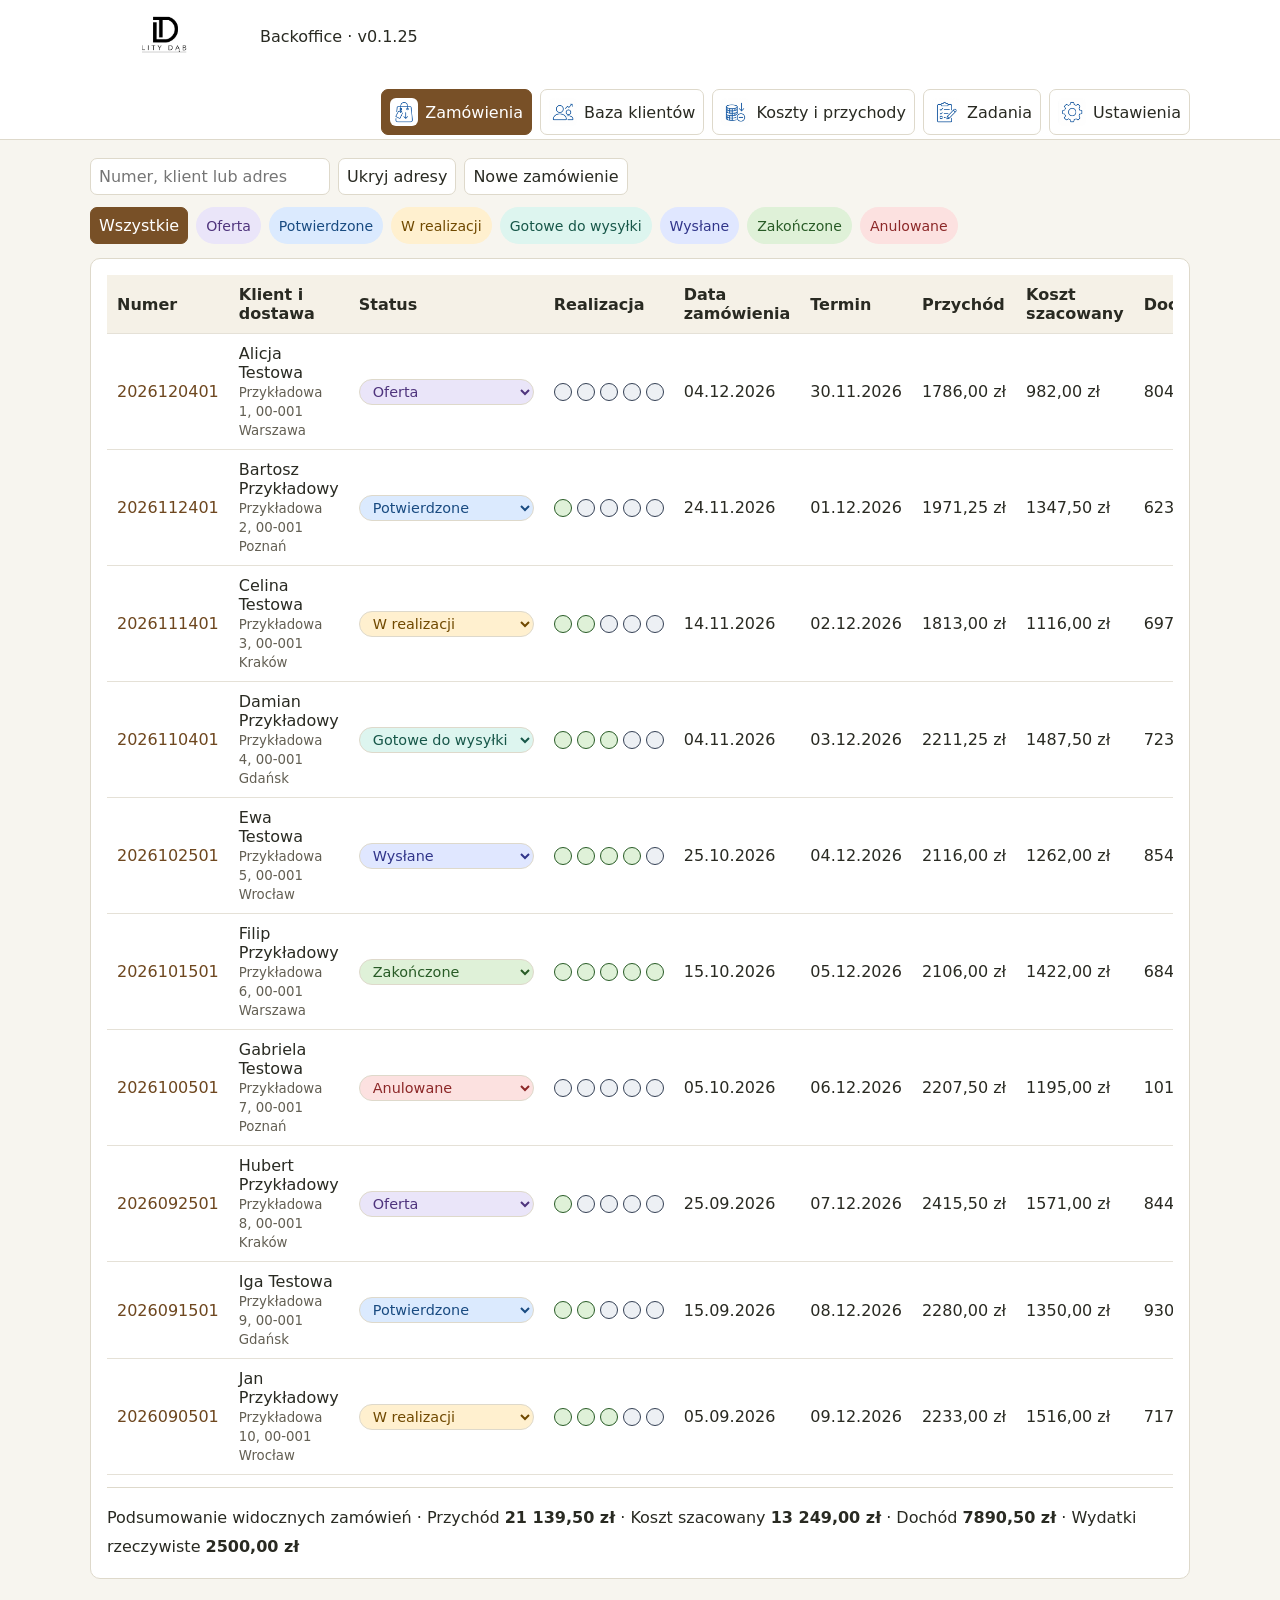
<file: index.html>
<!doctype html><html lang="pl"><meta charset="utf-8"><meta name="viewport" content="width=device-width,initial-scale=1"><meta name="theme-color" content="#f7f5ef"><link rel="icon" href="favicon.ico"><link rel="apple-touch-icon" sizes="180x180" href="app-icon-180.png"><meta name="apple-mobile-web-app-title" content="Lity Dąb"><link rel="manifest" href="manifest.json"><link rel="stylesheet" href="style.css"><title>Lity Dąb Backoffice</title>
<header><a href="https://litydab.pl" target="_blank" rel="noopener"><img id="appLogo" class="logo" src="logo.png" alt="Lity Dąb" width="150" height="65"></a><span>Backoffice · v0.1.25</span><div class="header-right"><nav id="nav" aria-label="Menu główne"></nav></div></header><main id="main"></main><script src="pwa.js" defer></script><script src="files.js" defer></script><script src="polkurier.js" defer></script><script src="business.js" defer></script><script src="install.js" defer></script><script src="improvements.js" defer></script><script src="app.js" defer></script><script src="sharing-config.js" defer></script><script src="sharing.js" defer></script></html>
</file>
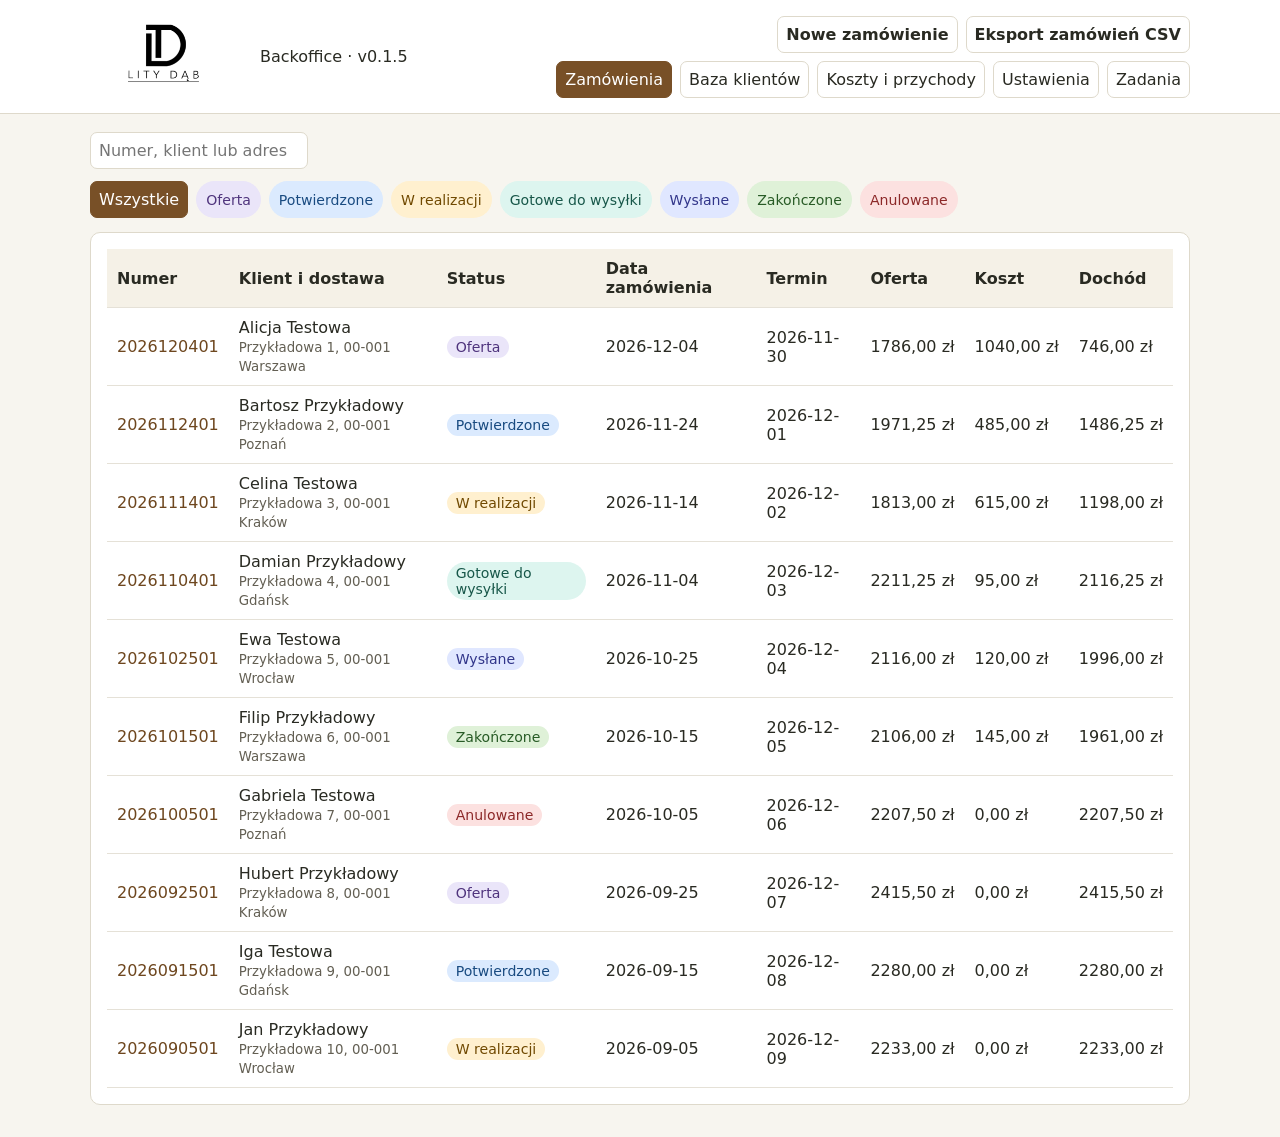
<file: LityDab-v0.1.5/index.html>
<!doctype html><html lang="pl"><meta charset="utf-8"><meta name="viewport" content="width=device-width,initial-scale=1"><meta name="theme-color" content="#f7f5ef"><link rel="manifest" href="manifest.json"><link rel="stylesheet" href="style.css"><title>Lity Dąb Backoffice</title>
<header><a href="https://litydab.pl" target="_blank" rel="noopener"><img class="logo" src="logo.png" alt="Lity Dąb" width="150" height="105"></a><span>Backoffice · v0.1.5</span><div class="header-right"><div id="primary"></div><nav id="nav" aria-label="Menu główne"></nav></div></header><main id="main"></main><script src="app.js" defer></script></html>
</file>
<file: style.css>
*{box-sizing:border-box}body{margin:0;background:#171914;color:#efeee6;font:16px system-ui,sans-serif}header,nav,main{padding:18px max(20px,calc((100% - 1100px)/2))}header{display:flex;align-items:center;gap:20px;flex-wrap:wrap;background:#22251e}header label{margin-left:auto}a{color:#e5bf83;text-decoration:none}.mark{display:inline-grid;place-items:center;border:1px solid #e5bf83;border-radius:50%;width:34px;height:34px;margin-right:5px}nav{display:flex;gap:8px;flex-wrap:wrap;border-bottom:1px solid #3d4236}button,input,select,textarea{font:inherit;color:inherit;background:#292d25;border:1px solid #505747;border-radius:7px;padding:8px}button{cursor:pointer}button:hover,button.active{background:#e5bf83;color:#171914}h1,h2{font-weight:600}small,.muted{color:#c0c3b4}.grid{display:grid;grid-template-columns:repeat(auto-fit,minmax(215px,1fr));gap:14px}form label:not(.check){display:grid;gap:5px}textarea{min-height:90px;width:100%}section,fieldset{background:#21241e;border:1px solid #3e4538;border-radius:10px;margin:14px 0;padding:16px;min-width:0}.table{overflow:auto}table{width:100%;border-collapse:collapse}td,th{text-align:left;padding:10px;border-bottom:1px solid #414638}output{display:block;margin:12px 0;color:#e5bf83}progress{width:100%;accent-color:#e5bf83}details{margin:12px 0}p{line-height:1.5}@media print{body{background:white;color:black}header,nav,main> :not(#print),#print button{display:none!important}#print{color:black;background:white;border:0}}
.contract{max-width:840px;margin-inline:auto}.contract h2{font-size:1.1em}.contract p,.contract li{overflow-wrap:anywhere}.notes{white-space:pre-wrap}.signatures{display:flex;justify-content:space-around;margin-top:36px;text-align:center}.annex{margin-top:45px}
@page{size:A4;margin:17mm}
@media print{main{padding:0}#print{padding:0;margin:0}#print h1{font-size:17pt}#print h2{font-size:11pt;margin:9px 0 3px;break-after:avoid}#print p,#print li{font:11pt/1.28 Georgia,serif;margin:4px 0}.signatures{break-inside:avoid;font-size:11pt}.annex{break-before:page;margin-top:0}}
:root{color-scheme:light}body{background:#f7f5ef;color:#292a22}header{background:#fff;border-bottom:1px solid #e2ded1}header a,a{color:#6e471f}.mark{border-color:#b58a57}nav{border-color:#e2ded1}button,input,select,textarea{background:#fff;border-color:#bcb6a6}button:hover,button.active{background:#785027;color:#fff;border-color:#785027}small,.muted{color:#635f53}section,fieldset{background:#fff;border-color:#ded9cb}td,th{border-color:#e5e1d7}output{color:#6e471f}progress{accent-color:#916534}th{background:#f5f1e7}.logo{width:135px;height:64px;object-fit:contain;display:block}header a{display:inline-flex;align-items:center}#restoreJson,#restoreCsv{max-width:100%;margin-top:5px}
header .logo{width:150px;height:65px;object-fit:contain}header{padding-block:4px}
.form-section{background:#fff;border:1px solid #ded9cb;border-radius:10px;padding:12px 15px}.form-section>summary{cursor:pointer;font-weight:600}.form-section[open]>summary{margin-bottom:12px}.status{display:inline-block;border-radius:999px;padding:3px 9px;font-size:.88rem;background:#eee;color:#333}.status-0{background:#eae5f9;color:#4f347d}.status-1{background:#dbeafe;color:#194b81}.status-2{background:#fff0cf;color:#704900}.status-3{background:#ddf5ef;color:#175749}.status-4{background:#e0e7ff;color:#31358a}.status-5{background:#dff1d8;color:#285b26}.status-6{background:#fce1e0;color:#8c2828}
.header-right{margin-inline-start:auto;display:flex;flex-wrap:wrap;justify-content:flex-end;align-items:center;gap:8px 14px}
header nav,#primary,#statusButtons{display:flex;flex-wrap:wrap;gap:8px}
header nav{padding:0;border:0}#primary button{font-weight:600}#statusButtons{margin-top:12px}
#statusButtons [aria-pressed=true]{background:var(--accent,#785027);color:#fff;border-color:var(--accent,#785027)}
[data-theme="Dębowy"]{--page:#f5ead9;--surface:#fff8ee;--ink:#412a1e;--muted:#695040;--border:#c8ac8d;--accent:#895129;--stripe:#efdeca}
[data-theme="Leśny"]{--page:#e8efe8;--surface:#f9fcf7;--ink:#233b2c;--muted:#486450;--border:#a7bfaa;--accent:#326442;--stripe:#e0ebe0}
[data-theme="Ciemny"]{color-scheme:dark;--page:#1c211f;--surface:#272e2a;--ink:#f0f4ec;--muted:#c1cfc2;--border:#56665a;--accent:#38664b;--stripe:#303a33;--link:#bde0c4}
[data-theme]{color:var(--ink,#292a22)}
@media screen{
  body{background:var(--page,#f7f5ef);color:inherit}
  header,section,fieldset,.form-section,button,input,select,textarea{background:var(--surface,#fff);border-color:var(--border,#ded9cb)}
  td,th{border-color:var(--border,#e5e1d7)}th{background:var(--stripe,#f5f1e7)}
  a,header a,output{color:var(--link,var(--accent,#6e471f))}
  small,.muted{color:var(--muted,#635f53)}
  button:hover,button.active{background:var(--accent,#785027);border-color:var(--accent,#785027);color:#fff}
}
@media(max-width:720px){.header-right{width:100%;justify-content:flex-start;margin-inline-start:0}header{gap:8px}header .logo{width:115px;height:65px}}
.header-right{flex-direction:column;align-items:flex-end}
.header-right #primary,.header-right nav{justify-content:flex-end}
#statusButtons .status{background:revert;border-color:transparent}
#statusButtons .status-0{background:#eae5f9;color:#4f347d}
#statusButtons .status-1{background:#dbeafe;color:#194b81}
#statusButtons .status-2{background:#fff0cf;color:#704900}
#statusButtons .status-3{background:#ddf5ef;color:#175749}
#statusButtons .status-4{background:#e0e7ff;color:#31358a}
#statusButtons .status-5{background:#dff1d8;color:#285b26}
#statusButtons .status-6{background:#fce1e0;color:#8c2828}
#statusButtons .status[aria-pressed=true]{border-color:currentColor;box-shadow:inset 0 0 0 1px currentColor}
@media(max-width:720px){.header-right{align-items:flex-start}.header-right #primary,.header-right nav{justify-content:flex-start}}
[data-theme="Niebiesko-biały"]{--page:#eff6ff;--surface:#fff;--ink:#142b48;--muted:#415c79;--border:#adc7e6;--accent:#205a9d;--stripe:#e5effb}
.contract .clause{text-align:center}
@media screen{
  body{font-size:calc(16px * var(--font,1));zoom:var(--scale,1)}
  select[data-step-status="0"]{background:#edf0f4;color:#344054}
  select[data-step-status="1"]{background:#fff0cf;color:#704900}
  select[data-step-status="2"]{background:#dff1d8;color:#285b26}
  select[data-step-status="3"]{background:#eae5f9;color:#4f347d}
}
.order-notes{min-height:0;resize:none;overflow:hidden}
.contract-fields .grid{grid-template-columns:repeat(auto-fit,minmax(min(100%,175px),1fr))}
.contract-fields label,.contract-fields input,.contract-fields select{min-width:0;max-width:100%}
.contract-fields select{text-overflow:ellipsis;white-space:nowrap}
@media print{#pdfStatus{display:none}}
.order-toolbar{display:flex;align-items:center;gap:8px;flex-wrap:wrap}
#contractTemplate textarea{min-height:24rem;line-height:1.5;resize:vertical}
.contract p{white-space:pre-wrap}

.contract h1{text-align:center}
@media screen{.contract [contenteditable]{outline:1px dashed var(--border,#bcb6a6);outline-offset:3px;white-space:pre-wrap}.contract [contenteditable]:focus{outline:2px solid var(--accent,#785027)}}
.order-actions{display:flex;gap:8px;flex-wrap:wrap;margin:12px 0}
.address-row{display:grid;grid-template-columns:100px minmax(100px,1fr) minmax(120px,1.5fr) 85px 85px;gap:10px}
.address-row input,.grid input,.grid select,.grid textarea{min-width:0;width:100%}
.grid>label,.address-row>label{display:flex;flex-direction:column;gap:5px;min-width:0;align-items:stretch}
@media screen{
fieldset fieldset,fieldset details,.form-section .form-section,section fieldset,section details,fieldset>fieldset,.billing{background:var(--stripe,#f5f1e7)}
.form-section>fieldset{background:var(--stripe,#f5f1e7)}
}
@media(max-width:700px){.address-row{grid-template-columns:repeat(2,minmax(0,1fr))}}
.order-totals{padding:16px 0 0;line-height:1.8;border-top:1px solid var(--border,#ded9cb);margin-top:12px}
#expenseEditor input[type=number]{max-width:180px}
pre{white-space:pre-wrap;overflow-wrap:anywhere;font:0.85em/1.4 monospace;max-width:60rem}
.status select,select.status{max-width:175px;font-size:0.9em}

.title-row{display:flex;align-items:center;justify-content:space-between;gap:18px;margin:12px 0}
.title-row h1{margin:0}.right-actions{display:flex;justify-content:flex-end;margin-bottom:12px}
.order-toolbar{display:flex;align-items:center;justify-content:space-between;gap:18px}.order-toolbar input{max-width:420px;flex:1}.order-toolbar button{margin-left:auto}
.realization-dots{display:flex;gap:5px;white-space:nowrap}.realization-dot{display:inline-block;width:18px;height:18px;border:1px solid currentColor;border-radius:50%}
[data-step-status="0"]{background:#edf0f4;color:#344054}[data-step-status="1"]{background:#fff0cf;color:#704900}[data-step-status="2"]{background:#dff1d8;color:#285b26}[data-step-status="3"]{background:#eae5f9;color:#4f347d}
.task-form{display:grid;grid-template-columns:minmax(150px,1fr) 165px auto;align-items:end;gap:14px}.task-form label{min-width:0}.task-form input{width:100%;min-width:0}
tr.task-done td:not(:first-child):not(:last-child){text-decoration:line-through;opacity:.6}
tr.unassigned-cost td{background:#fff0cf;color:#4e370b}
.settings-section{background:var(--surface,#fff);border:1px solid var(--border,#ded9cb);border-radius:10px;margin:14px 0;padding:16px}
.settings-section>summary{font-size:1.2em;font-weight:600;cursor:pointer;padding:3px 0}.settings-section[open]>summary{margin-bottom:18px}
.form-section{border:1px solid var(--border,#ded9cb);border-radius:10px;padding:12px;background:var(--stripe,#f5f1e7)}
.form-section .form-section{background:var(--surface,#fff)}
#sharingModule label,#shareConfig label{display:flex;flex-direction:column;gap:7px;min-width:0;margin-bottom:10px}
#sharingModule input,#sharingModule select,#shareConfig input{width:100%;min-width:0}
#expenseEditor td label{margin:0}#expenseEditor td input[type=number]{max-width:160px}
.folder-path{overflow-wrap:anywhere;font-family:monospace}.nav-icon{display:none}
@media(max-width:700px){
 #nav{gap:6px;padding:0;flex-wrap:nowrap}#nav button{width:42px;height:42px;padding:7px;display:grid;place-items:center}
 .nav-label{display:none}.nav-icon{display:inline;font-size:23px}
 .task-form{grid-template-columns:minmax(100px,1fr) 140px}.task-form button{grid-column:1/-1;justify-self:end}
 .title-row{flex-wrap:wrap}.title-row button{margin-left:auto}
}
@media(max-width:700px){.task-form{grid-template-columns:minmax(80px,1fr) 120px auto;gap:6px}.task-form button{grid-column:auto;font-size:12px;max-width:85px}.task-form input{padding:6px}}

/* Original supplied artwork, displayed as five small sprite tiles. */
header nav .nav-icon.menu-icon{display:inline-block!important;flex:0 0 28px;width:28px;height:28px;border-radius:6px;background-image:url('menu-icons.jpg');background-repeat:no-repeat;background-size:183.1px 99.9px;background-position-y:-33.7px;vertical-align:middle;font-size:0}
header nav button{display:inline-flex;align-items:center;justify-content:center;gap:7px}
header nav .menu-icon-0{background-position-x:-9.6px}header nav .menu-icon-1{background-position-x:-43.6px}header nav .menu-icon-2{background-position-x:-77.4px}header nav .menu-icon-4{background-position-x:-111.3px}header nav .menu-icon-3{background-position-x:-145.2px}
#pwaUpdate{position:fixed;bottom:16px;left:16px;right:16px;z-index:10000;padding:14px;background:var(--surface,#fff);color:var(--ink,#222);border:2px solid var(--accent,#24609a);border-radius:10px;box-shadow:0 4px 20px #0003}#pwaUpdate button{margin-left:10px}#appIconPreview{vertical-align:middle;object-fit:contain}
@media print{#pwaUpdate{display:none}}

/* Compact order actions, kept in one row. */
.order-toolbar{display:grid;grid-template-columns:minmax(0,240px) max-content max-content;align-items:center;justify-content:start;gap:8px}
.order-toolbar input{width:100%;min-width:0;max-width:240px}
.order-toolbar button{margin:0;white-space:nowrap}
@media(max-width:600px){.order-toolbar{grid-template-columns:minmax(0,1fr) max-content max-content;gap:6px}.order-toolbar input,.order-toolbar button{font-size:11px;padding:7px 6px;height:34px}}
</file>
<file: LityDab-v0.1.5/style.css>
*{box-sizing:border-box}body{margin:0;background:#171914;color:#efeee6;font:16px system-ui,sans-serif}header,nav,main{padding:18px max(20px,calc((100% - 1100px)/2))}header{display:flex;align-items:center;gap:20px;flex-wrap:wrap;background:#22251e}header label{margin-left:auto}a{color:#e5bf83;text-decoration:none}.mark{display:inline-grid;place-items:center;border:1px solid #e5bf83;border-radius:50%;width:34px;height:34px;margin-right:5px}nav{display:flex;gap:8px;flex-wrap:wrap;border-bottom:1px solid #3d4236}button,input,select,textarea{font:inherit;color:inherit;background:#292d25;border:1px solid #505747;border-radius:7px;padding:8px}button{cursor:pointer}button:hover,button.active{background:#e5bf83;color:#171914}h1,h2{font-weight:600}small,.muted{color:#c0c3b4}.grid{display:grid;grid-template-columns:repeat(auto-fit,minmax(215px,1fr));gap:14px}form label:not(.check){display:grid;gap:5px}textarea{min-height:90px;width:100%}section,fieldset{background:#21241e;border:1px solid #3e4538;border-radius:10px;margin:14px 0;padding:16px;min-width:0}.table{overflow:auto}table{width:100%;border-collapse:collapse}td,th{text-align:left;padding:10px;border-bottom:1px solid #414638}output{display:block;margin:12px 0;color:#e5bf83}progress{width:100%;accent-color:#e5bf83}details{margin:12px 0}p{line-height:1.5}@media print{body{background:white;color:black}header,nav,main> :not(#print),#print button{display:none!important}#print{color:black;background:white;border:0}}
.contract{max-width:840px;margin-inline:auto}.contract h2{font-size:1.1em}.contract p,.contract li{overflow-wrap:anywhere}.notes{white-space:pre-wrap}.signatures{display:flex;justify-content:space-around;margin-top:36px;text-align:center}.annex{margin-top:45px}
@page{size:A4;margin:17mm}
@media print{main{padding:0}#print{padding:0;margin:0}#print h1{font-size:17pt}#print h2{font-size:11pt;margin:9px 0 3px;break-after:avoid}#print p,#print li{font:11pt/1.28 Georgia,serif;margin:4px 0}.signatures{break-inside:avoid;font-size:11pt}.annex{break-before:page;margin-top:0}}
:root{color-scheme:light}body{background:#f7f5ef;color:#292a22}header{background:#fff;border-bottom:1px solid #e2ded1}header a,a{color:#6e471f}.mark{border-color:#b58a57}nav{border-color:#e2ded1}button,input,select,textarea{background:#fff;border-color:#bcb6a6}button:hover,button.active{background:#785027;color:#fff;border-color:#785027}small,.muted{color:#635f53}section,fieldset{background:#fff;border-color:#ded9cb}td,th{border-color:#e5e1d7}output{color:#6e471f}progress{accent-color:#916534}th{background:#f5f1e7}.logo{width:135px;height:64px;object-fit:contain;display:block}header a{display:inline-flex;align-items:center}#restoreJson,#restoreCsv{max-width:100%;margin-top:5px}
header .logo{width:150px;height:105px;object-fit:contain}header{padding-block:4px}
.form-section{background:#fff;border:1px solid #ded9cb;border-radius:10px;padding:12px 15px}.form-section>summary{cursor:pointer;font-weight:600}.form-section[open]>summary{margin-bottom:12px}.status{display:inline-block;border-radius:999px;padding:3px 9px;font-size:.88rem;background:#eee;color:#333}.status-0{background:#eae5f9;color:#4f347d}.status-1{background:#dbeafe;color:#194b81}.status-2{background:#fff0cf;color:#704900}.status-3{background:#ddf5ef;color:#175749}.status-4{background:#e0e7ff;color:#31358a}.status-5{background:#dff1d8;color:#285b26}.status-6{background:#fce1e0;color:#8c2828}
.header-right{margin-inline-start:auto;display:flex;flex-wrap:wrap;justify-content:flex-end;align-items:center;gap:8px 14px}
header nav,#primary,#statusButtons{display:flex;flex-wrap:wrap;gap:8px}
header nav{padding:0;border:0}#primary button{font-weight:600}#statusButtons{margin-top:12px}
#statusButtons [aria-pressed=true]{background:var(--accent,#785027);color:#fff;border-color:var(--accent,#785027)}
[data-theme="Dębowy"]{--page:#f5ead9;--surface:#fff8ee;--ink:#412a1e;--muted:#695040;--border:#c8ac8d;--accent:#895129;--stripe:#efdeca}
[data-theme="Leśny"]{--page:#e8efe8;--surface:#f9fcf7;--ink:#233b2c;--muted:#486450;--border:#a7bfaa;--accent:#326442;--stripe:#e0ebe0}
[data-theme="Ciemny"]{color-scheme:dark;--page:#1c211f;--surface:#272e2a;--ink:#f0f4ec;--muted:#c1cfc2;--border:#56665a;--accent:#38664b;--stripe:#303a33;--link:#bde0c4}
[data-theme]{color:var(--ink,#292a22)}
@media screen{
  body{background:var(--page,#f7f5ef);color:inherit}
  header,section,fieldset,.form-section,button,input,select,textarea{background:var(--surface,#fff);border-color:var(--border,#ded9cb)}
  td,th{border-color:var(--border,#e5e1d7)}th{background:var(--stripe,#f5f1e7)}
  a,header a,output{color:var(--link,var(--accent,#6e471f))}
  small,.muted{color:var(--muted,#635f53)}
  button:hover,button.active{background:var(--accent,#785027);border-color:var(--accent,#785027);color:#fff}
}
@media(max-width:720px){.header-right{width:100%;justify-content:flex-start;margin-inline-start:0}header{gap:8px}header .logo{width:115px;height:80px}}
.header-right{flex-direction:column;align-items:flex-end}
.header-right #primary,.header-right nav{justify-content:flex-end}
#statusButtons .status{background:revert;border-color:transparent}
#statusButtons .status-0{background:#eae5f9;color:#4f347d}
#statusButtons .status-1{background:#dbeafe;color:#194b81}
#statusButtons .status-2{background:#fff0cf;color:#704900}
#statusButtons .status-3{background:#ddf5ef;color:#175749}
#statusButtons .status-4{background:#e0e7ff;color:#31358a}
#statusButtons .status-5{background:#dff1d8;color:#285b26}
#statusButtons .status-6{background:#fce1e0;color:#8c2828}
#statusButtons .status[aria-pressed=true]{border-color:currentColor;box-shadow:inset 0 0 0 1px currentColor}
@media(max-width:720px){.header-right{align-items:flex-start}.header-right #primary,.header-right nav{justify-content:flex-start}}
</file>
